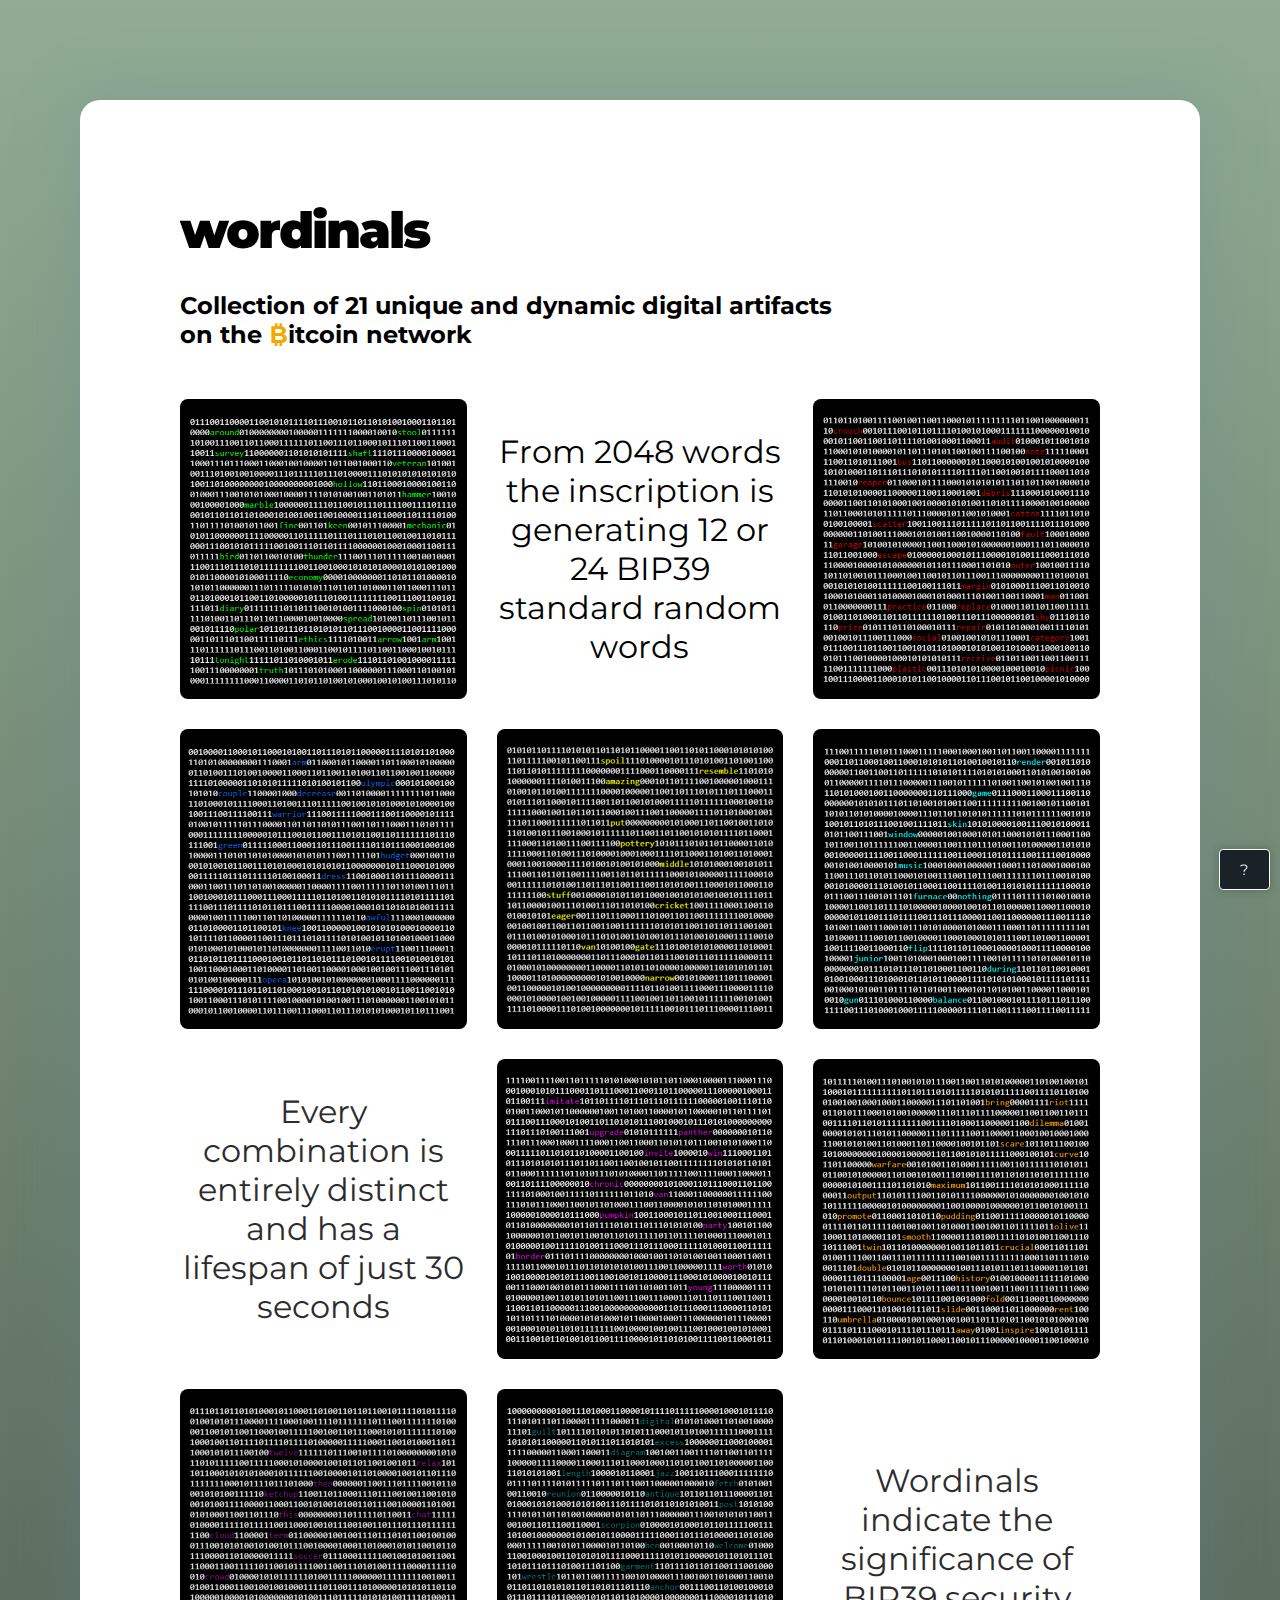
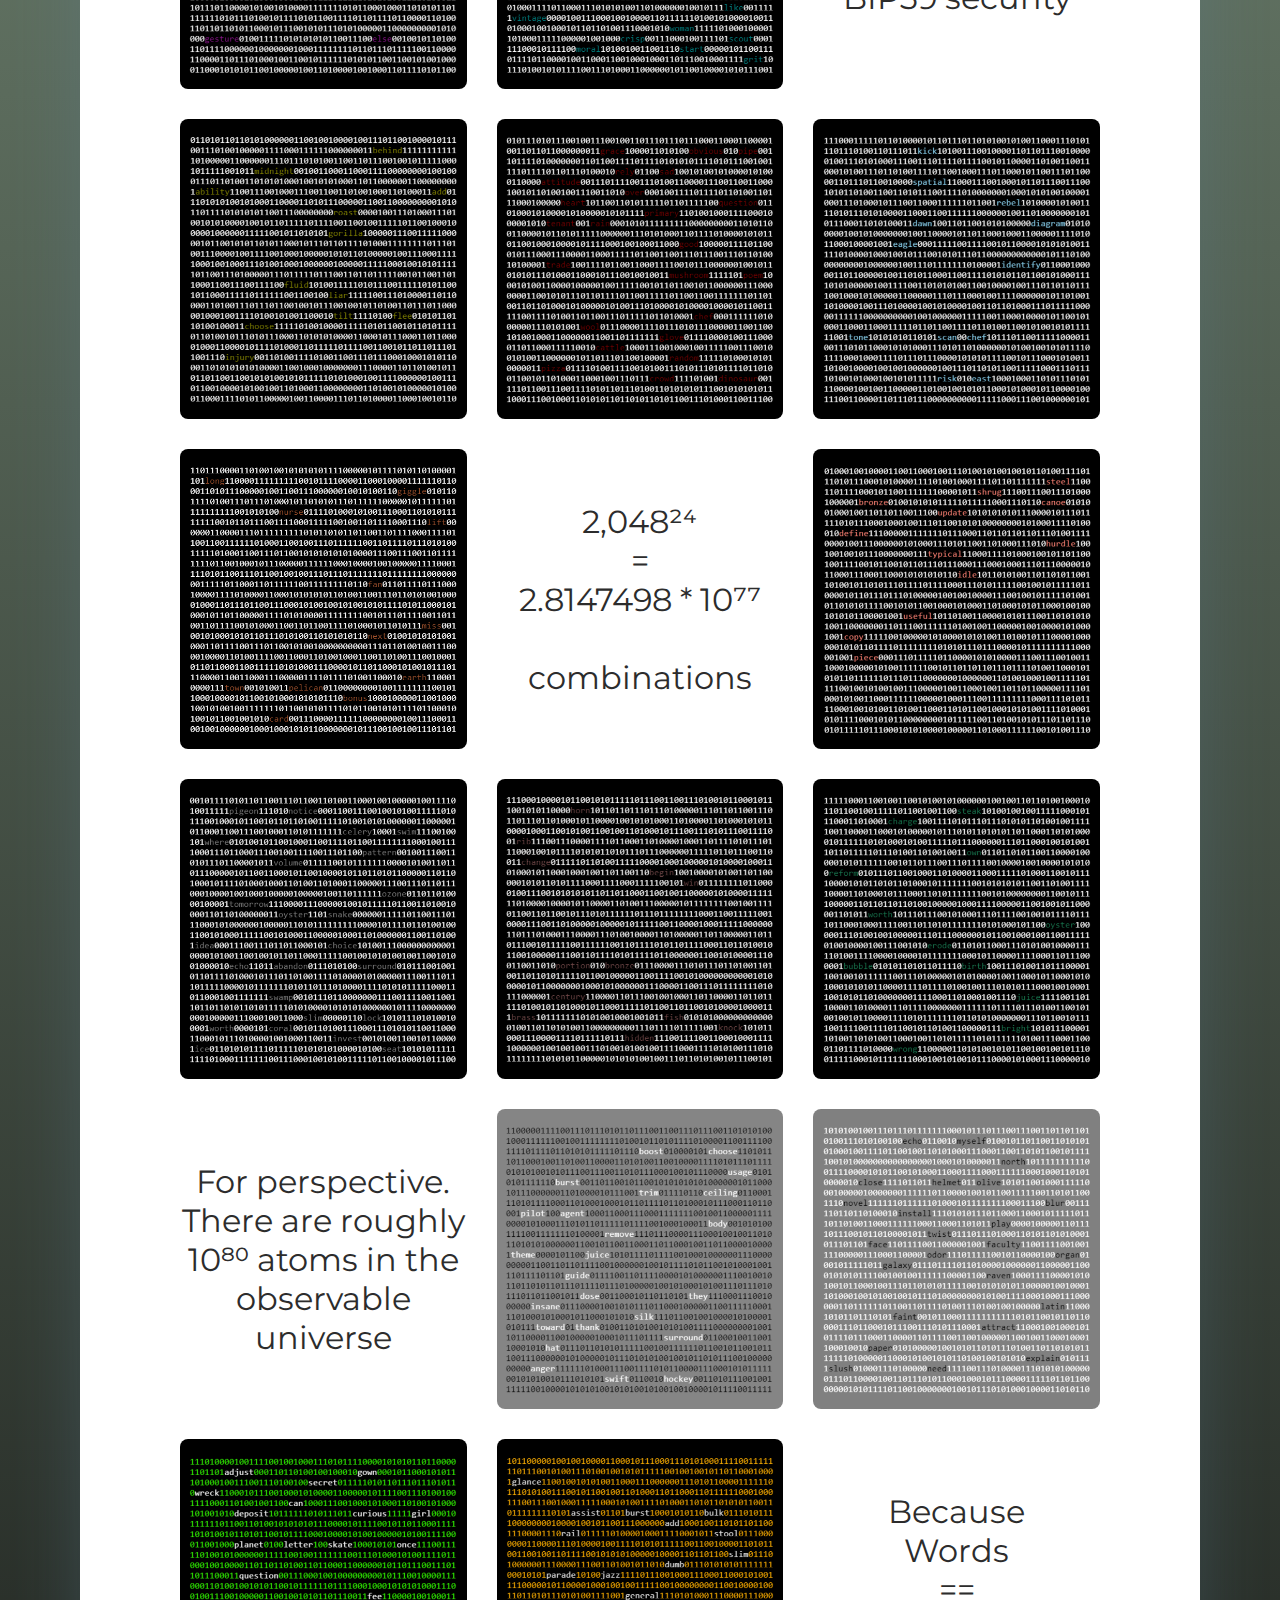
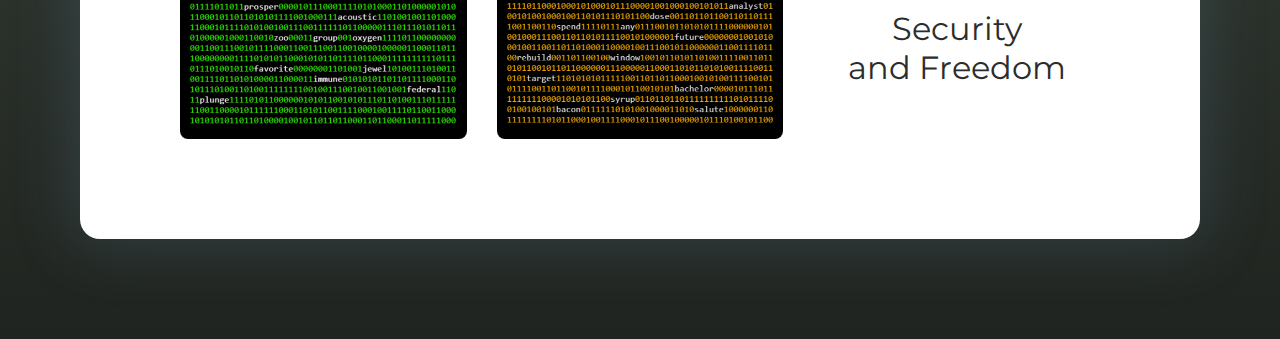
<file: index.html>
<!DOCTYPE html>
<html lang="en">

<head>
  <meta charset="UTF-8">
  <meta name="viewport" content="width=device-width, initial-scale=1.0">
  <title>wordinals</title>
  <link rel="icon" type="image/x-icon" href="icons/binary-code.png">
  <link rel="stylesheet" href="./style.css">
</head>

<body>
  <section>
    <div class="container">
      <div class="header">
        <h1 class="logo">wordinals</h1>
    </div>
        <div>
            <h2>Collection of 21 unique and dynamic digital artifacts <br> on the <a href="https://docs.ordinals.com/digital-artifacts.html" target="_blank" style="text-decoration:none"><span class="bitcoin" ><bold style="color: #F2A900;">₿</bold></span></a>itcoin network</h2>
        </div>
      <div class="gallery">
        <div class="item">
          <a href="https://ordinals.com/inscription/89fc86eaf1ae3c76ef20c8426b6c8c1d72542b9ba15cb0f30fcc87100a4d9c73i0" target="_blank">
            <img src="img/wordinal 02 green.png" title="inscription &#10   920383" alt="Bitcoin ordinal collection. An inscription as a bunch of digits shaped as square with BIP39 words randomly showed among them">
            <h3>#01 bright green</h3>
          </a>
        </div>
        <div class="sayIt">
              <a href="https://github.com/bitcoin/bips/blob/master/bip-0039/english.txt" target="_blank" style="text-decoration:none"><span class="zoomzoom"><p>From 2048 words the inscription is generating 12 or 24 BIP39 standard random words</p></span></a>
        </div>
        <div class="item">
            <a href="https://ordinals.com/inscription/eda855e9ad23d5be192c3b1c06d9c3df90839908e2256675f4025cd7755d93b7i0" target="_blank">
              <img src="img/wordinal 01 red.png" title="inscription &#10   920803" alt="Bitcoin ordinal collection. An inscription as a bunch of digits shaped as square with BIP39 words randomly showed among them">
              <h3>#02 red</h3>
            </a>
        </div>
        <div class="item">
          <a href="https://ordinals.com/inscription/87b8f4abc3024a1cb4bc1bc2492a0010dddfc0e9a871e8549e52fe00f0ca090ei0"target="_blank">
            <img src="img/wordinal 03 royal blue.png" title="inscription &#10   921302" alt="Bitcoin ordinal collection. An inscription as a bunch of digits shaped as square with BIP39 words randomly showed among them">
            <h3>#03 royal blue</h3>
          </a>
        </div>
        <div class="item">
          <a href="https://ordinals.com/inscription/bd5b42419d1b658dd9af9cc6435ceeedb917587997d99e71a12b48b2317381a0i0"target="_blank">
            <img src="img/wordinal 04 yellow.png" title="inscription &#10   925807" alt="Bitcoin ordinal collection. An inscription as a bunch of digits shaped as square with BIP39 words randomly showed among them">
            <h3>#04 yellow</h3>
          </a>
        </div>
        <div class="item">
          <a href="https://ordinals.com/inscription/5141b791bf409076d136e57e19343fd3e809b3fc936e9cd48f5f29872c544e78i0"target="_blank">
            <img src="img/wordinal 05 cyan.png" title="inscription &#10   927662" alt="Bitcoin ordinal collection. An inscription as a bunch of digits shaped as square with BIP39 words randomly showed among them">
            <h3>#05 cyan</h3>
          </a>
        </div>
        <div class="sayIt">
            <span class="zoomzoom"><p>Every combination is entirely distinct and has a lifespan of just 30 seconds</p></span>
      </div>
        <div class="item">
          <a href="https://ordinals.com/inscription/e94e4d86a4530101021d12203d6b112593f54c6d186502816051e1393df21425i0" target="_blank">
            <img src="img/wordinal 06 magenta.png" title="inscription &#10   928219" alt="Bitcoin ordinal collection. An inscription as a bunch of digits shaped as square with BIP39 words randomly showed among them">
            <h3>#06 magenta</h3>
          </a>
        </div>
        <div class="item">
          <a href="https://ordinals.com/inscription/6b2790fa34189918e2cd7c2084ff45738507ba5a077132f29eec38a7b7f3be66i0" target="_blank">
            <img src="img/wordinal 07 orange.png" title="inscription &#10   928510" alt="Bitcoin ordinal collection. An inscription as a bunch of digits shaped as square with BIP39 words randomly showed among them">
            <h3>#07 orange</h3>
          </a>
        </div>
        <div class="item">
          <a href="https://ordinals.com/inscription/0ba768dd1d8035cba7a70b7bcd0ec6845d35c5120c7d51d920706b3e877752f3i0" target="_blank">
            <img src="img/wordinal 08 fuchsia purple.png" title="inscription &#10   928793" alt="Bitcoin ordinal collection. An inscription as a bunch of digits shaped as square with BIP39 words randomly showed among them">
            <h3>#08 fuchsia purple</h3>
          </a>
        </div>
        <div class="item">
          <a href="https://ordinals.com/inscription/c263e5fbbfd1b1db562989fe3a6bf5633d8c11544732e6cbdf6ceb6b4a6e729ai0" target="_blank">
            <img src="img/wordinal 09 teal.png" title="inscription &#10   928930" alt="Bitcoin ordinal collection. An inscription as a bunch of digits shaped as square with BIP39 words randomly showed among them">
            <h3>#09 teal</h3>
          </a>
        </div>
        <div class="sayIt">
          <span class="zoomzoom"><p>Wordinals indicate the significance of BIP39 security</p></span>
    </div>
        <div class="item">
          <a href="https://ordinals.com/inscription/20e981677c53c4173b814f84dc7661506e440ce8b3fb0f09cae1e1e799e30d73i0" target="_blank">
            <img src="img/wordinal 10 olive.png" title="inscription &#10   929331" alt="Bitcoin ordinal collection. An inscription as a bunch of digits shaped as square with BIP39 words randomly showed among them">
            <h3>#10 olive</h3>
          </a>
        </div>
        <div class="item">
          <a href="https://ordinals.com/inscription/775e0c9dc88e851eaddc9d62e1fdb3febd22ca3fb12407d2b4ea28c1cccbb4a7i0" target="_blank">
            <img src="img/wordinal 11 maroon.png" title="inscription &#10   929493" alt="Bitcoin ordinal collection. An inscription as a bunch of digits shaped as square with BIP39 words randomly showed among them">
            <h3>#11 maroon</h3>
          </a>
        </div>
        <div class="item">
          <a href="https://ordinals.com/inscription/0ac991362fd2950d18b4c5cbde058732854ab0fd4d3f610c88d2cd9d72a151bfi0" target="_blank">
            <img src="img/wordinal 12 sky blue.png" title="inscription &#10   929955" alt="Bitcoin ordinal collection. An inscription as a bunch of digits shaped as square with BIP39 words randomly showed among them">
            <h3>#12 sky blue</h3>
          </a>
        </div>
        <div class="item">
          <a href="https://ordinals.com/inscription/dac66d4a591e21b63aed4dff365c1e49a89813e1187d84d3938f28670f665c07i0" target="_blank">
            <img src="img/wordinal 13 sienna.png" title="inscription &#10   930151" alt="Bitcoin ordinal collection. An inscription as a bunch of digits shaped as square with BIP39 words randomly showed among them">
            <h3>#13 sienna</h3>
          </a>
        </div>
        <div class="sayIt">
          <!-- https://symbl.cc/en/2077/ -->
          <span class="zoomzoom"><p>2,048&#178;&#8308; <br>=<br> 2.8147498 * 10&#8311;&#8311; <br><br> combinations</p></span>
    </div>
        <div class="item">
          <a href="https://ordinals.com/inscription/6753d5b1c7a5db705a01548ddf955b8d9a163e2b0f0b07ad0a693e959c07fdbai0" target="_blank">
            <img src="img/wordinal 14 salmon.png" title="inscription &#10   930342" alt="Bitcoin ordinal collection. An inscription as a bunch of digits shaped as square with BIP39 words randomly showed among them">
            <h3>#14 salmon</h3>
          </a>
        </div>
        <div class="item">
          <a href="https://ordinals.com/inscription/ac6137df8201076784ca00a5bd42a43166e5c7afa6ce301796c80b0798b38227i0" target="_blank">
            <img src="img/wordinal 15 gray.png" title="inscription &#10   930814" alt="Bitcoin ordinal collection. An inscription as a bunch of digits shaped as square with BIP39 words randomly showed among them">
            <h3>#15 gray</h3>
          </a>
        </div>
        <div class="item">
          <a href="https://ordinals.com/inscription/6fa1c593d27b1507c59ab9a7a90235fba48e6d1d6a8207f600ab99e57434b446i0" target="_blank">
            <img src="img/wordinal 16 brown.png" title="inscription &#10   931873" alt="Bitcoin ordinal collection. An inscription as a bunch of digits shaped as square with BIP39 words randomly showed among them">
            <h3>#16 brown</h3>
          </a>
        </div>
        <div class="item">
          <a href="https://ordinals.com/inscription/0c5a2926d4ca2dbbcccb567abf1ae54a2fdb2ca187156fcfa48c959352c9a655i0" target="_blank">
            <img src="img/wordinal 17 forest green.png" title="inscription &#10   937329" alt="Bitcoin ordinal collection. An inscription as a bunch of digits shaped as square with BIP39 words randomly showed among them">
            <h3>#17 forest green</h3>
          </a>
        </div>
        <div class="sayIt">
          <span class="zoomzoom"><p>For perspective.<br>There are roughly 10&#8312;&#8304; atoms in the observable universe</p></span>
    </div>
        <div class="item">
          <a href="https://ordinals.com/inscription/1809bc17337b920fb78c4c5d0f54369bbc4644b6085abfc0d08e8f3598857c14i0" target="_blank">
            <img src="img/wordinal 18 white 'n black.png" title="inscription &#10   959494" alt="Bitcoin ordinal collection. An inscription as a bunch of digits shaped as square with BIP39 words randomly showed among them">
            <h3>#18 white n' black</h3>
          </a>
        </div>
        <div class="item">
          <a href="https://ordinals.com/inscription/4284bd25aff1e07c5e50579aea4f7e737ffd000bbdbc955c41cd1c72caa6d12ei0" target="_blank">
            <img src="img/wordinal 19 black w grayBG.png" title="inscription &#10   961293" alt="Bitcoin ordinal collection. An inscription as a bunch of digits shaped as square with BIP39 words randomly showed among them">
            <h3>#19 black n' white</h3>
          </a>
        </div>
        <div class="item">
          <a href="https://ordinals.com/inscription/29aa86b3815bbb53c083c99e6ff8e14b32db76037632fcee7b70f4e6dda4bd68i0" target="_blank">
            <img src="img/wordinal 20 bright green.png" title="inscription &#10   962472" alt="Bitcoin ordinal collection. An inscription as a bunch of digits shaped as square with BIP39 words randomly showed among them">
            <h3>#20 green all-in</h3>
          </a>
        </div>
        <div class="item">
          <a href="https://ordinals.com/inscription/5564320592b764f3d7927aff12a614a32df897432044929d3e7c735d83cbdfafi0" target="_blank">
            <img src="img/wordinal 21 amber.png" title="inscription &#10   977240" alt="Bitcoin ordinal collection. An inscription as a bunch of digits shaped as square with BIP39 words randomly showed among them">
            <h3>#21 amber</h3>
          </a>
        </div>
        <div class="sayIt">
            <span class="zoomzoom"><p>Because <br> Words <br> == <br> Security <br> and Freedom</p></span>
      </div>
      </div>
    </div>
  </section>
</body>

</html>

<!-- *******************   -->
<!--  This Code is for only the floating card in right bottom corner -->
<!-- ********************  -->
<div class="float-text">
  <p>?</p>
</div>
<div class="float-card-info">
  <i class="gg-close-r"><b style="color: #008081;">&#x2715</b></i>
  <p>Want a peace of <span><bold style="color: #F2A900;">₿</bold></span>itcoin history?</p>
  <a href="https://openordex.org/collection?slug=wordinals" target="_blank" class="wtf link">OpenOrdex</a>
  <div class="icons">
    <a href="mailto:&#105;&#110;&#102;&#111;&#064;&#119;&#111;&#114;&#100;&#105;&#110;&#097;&#108;&#115;&#046;&#097;&#114;&#116;?subject=mail for wordinals creator" target="_blank"><img src="/icons/mail.png" class="email"></img></a>
    <a href="https://snort.social/p/npub1qvje00wrzf4z7vlger4fpjdjuzl6sk32ygh6wu9a9u958kkv77nshq23zc" target="_blank"><img src="/icons/ostrich.png" class="nostr"></img></a>
    <a href="https://twitter.com/w_ordinals" target="_blank"><img src="/icons/twitter.png" class="twitter"></img></a>
  </div>

  <script>
    // *********************
// This Code is for only the floating card in right bottom corner
// **********************

const touchButton = document.querySelector(".float-text");
const card = document.querySelector(".float-card-info");
const close = document.querySelector(".gg-close-r");

touchButton.addEventListener("click", moveCard);
close.addEventListener("click", moveCard);

function moveCard() {
  card.classList.toggle("active");
}

  </script>

</div>
</file>
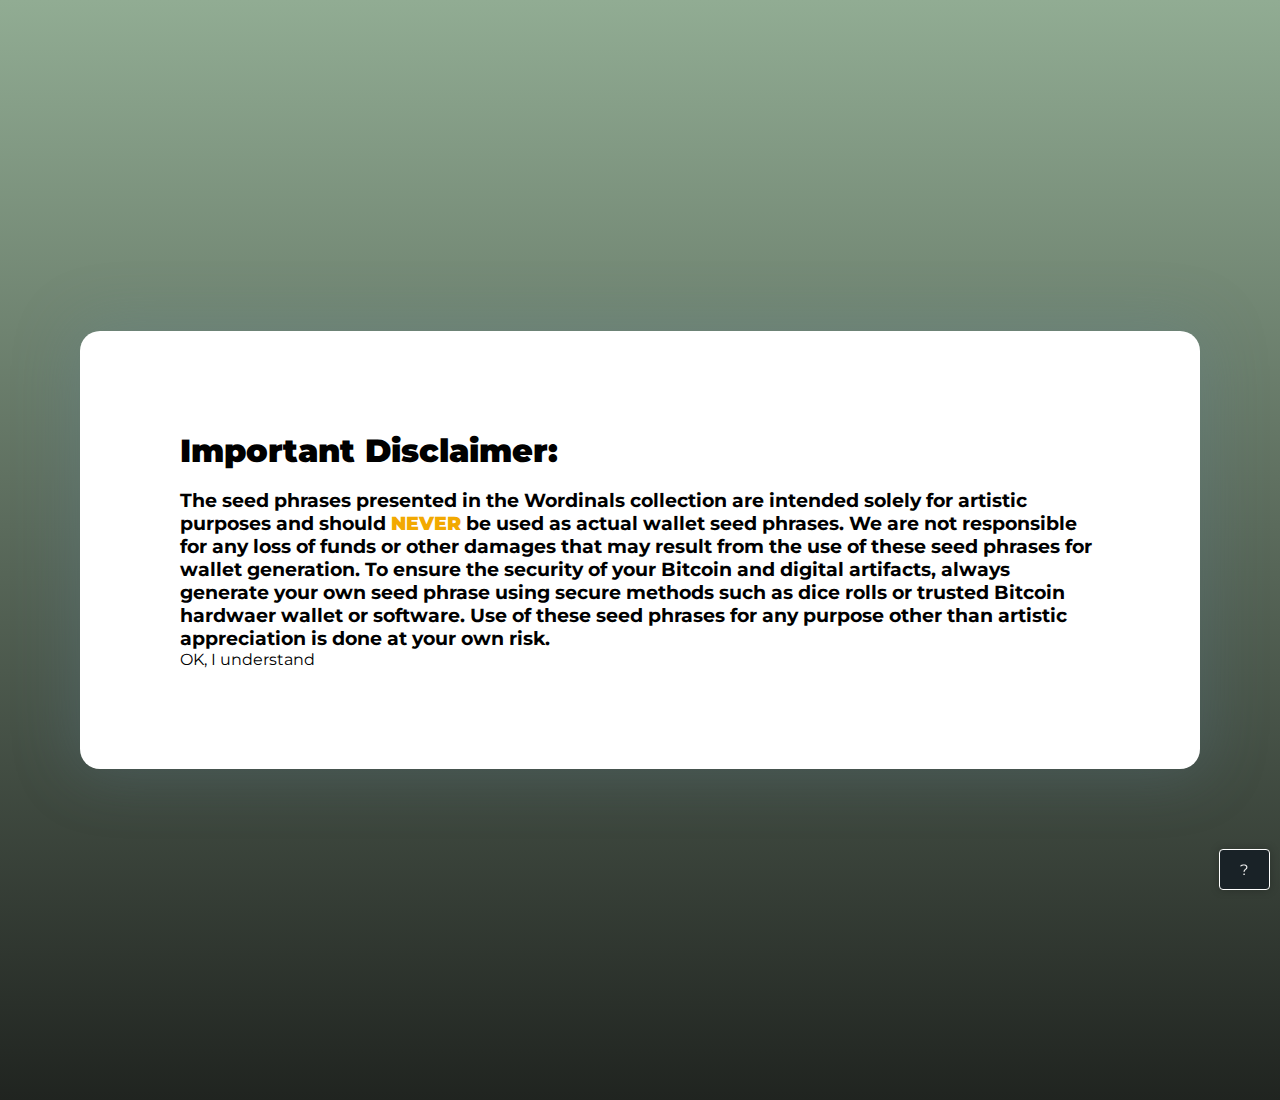
<file: disclaimer.html>
<!DOCTYPE html>
<html lang="en">

<head>
  <meta charset="UTF-8">
  <meta name="viewport" content="width=device-width, initial-scale=1.0">
  <title>wordinals</title>
  <link rel="icon" type="image/x-icon" href="icons/binary-code.png">
  <link rel="stylesheet" href="style.css">
</head>

<body>
  <section>
    <div class="container">
        <h1><strong>Important Disclaimer:</strong></h1>
        <br>
        <h3>
            The seed phrases presented in the Wordinals collection are intended solely 
            for artistic purposes and should <strong style="color: #F2A900;">NEVER</strong> be used as actual wallet seed phrases. 
            We are not responsible for any loss of funds or other damages that may result from the use of these seed phrases for wallet generation. 
            To ensure the security of your Bitcoin and digital artifacts, always generate your own seed phrase using secure methods such 
            as dice rolls or trusted Bitcoin hardwaer wallet or software. Use of these seed phrases for 
            any purpose other than artistic appreciation is done at your own risk.
        </h3>
        <div class="button-container">
            <a href="index.html" class="centered-button">OK, I understand</a>
        </div>
    </div>
  </section>
</body>

</html>

<!-- *******************   -->
<!--  This Code is for only the floating card in right bottom corner -->
<!-- ********************  -->
<div class="float-text">
  <p>?</p>
</div>
<div class="float-card-info">
  <i class="gg-close-r"><b style="color: #008081;">&#x2715</b></i>
  <p>Want a peace of <span><bold style="color: #F2A900;">₿</bold></span>itcoin history?</p>
  <a href="#" target="_blank" class="wtf link">ME soon...</a>
  <div class="icons">
    <a href="mailto:&#105;&#110;&#102;&#111;&#064;&#119;&#111;&#114;&#100;&#105;&#110;&#097;&#108;&#115;&#046;&#097;&#114;&#116;?subject=mail for wordinals creator" target="_blank"><img src="/icons/mail.png" class="email"></img></a>
    <a href="https://nosta.me/npub1qvje00wrzf4z7vlger4fpjdjuzl6sk32ygh6wu9a9u958kkv77nshq23zc" target="_blank"><img src="/icons/ostrich.png" class="nostr"></img></a>
    <a href="https://twitter.com/w_ordinals" target="_blank"><img src="/icons/twitter.png" class="twitter"></img></a>
    <a href="#" target="_blank"><img src="/icons/warning.png" class="warning"></img></a>
  </div>

  <script>
    // *********************
// This Code is for only the floating card in right bottom corner
// **********************

const touchButton = document.querySelector(".float-text");
const card = document.querySelector(".float-card-info");
const close = document.querySelector(".gg-close-r");

touchButton.addEventListener("click", moveCard);
close.addEventListener("click", moveCard);

function moveCard() {
  card.classList.toggle("active");
}

  </script>

</div>
</file>
<file: style.css>
/*the original code at https://codepen.io/Web_Cifar/pen/wvMbwdj */
@import url("https://fonts.googleapis.com/css2?family=Montserrat:wght@300;900&display=swap");
* {
  margin: 0;
  padding: 0;
  box-sizing: border-box;
}
html {
  font-family: "Montserrat", sans-serif;
  font-size: 100%;
}
body {
  background-image: linear-gradient(rgb(145, 172, 147), rgb(32, 36, 32));
}
img {
  width: 100%;
  height: 100%;
  object-fit: cover;
}
section {
  min-height: 100vh;
  width: 100%;
  display: flex;
  align-items: center;
  justify-content: center;
  margin: 100px 0;
}
.container {
  background-color: white;
  width: 90%;
  max-width: 900px;
  margin: 0 auto;
  box-shadow: 0px 0px 61px 7px #5e849c40;
  padding: 50px 20px;
  border-radius: 20px;
}
.header {
  display: flex;
  flex-direction: column;
  align-items: center;
}
.header h1 {
  font-size: 45px;
  font-weight: 900;
  letter-spacing: -2px;
  margin-bottom: 30px;
}
.header h2 {
    padding-top: 5%;
    text-align: center;
  font-size: 20px;
  font-weight: 400;
  letter-spacing: -1px;
}
.gallery {
  width: 100%;
  display: grid;
  grid-template-columns: repeat(auto-fit, minmax(250px, 1fr));
  margin-top: 50px;
  grid-gap: 20px;
}
.item {
  width: 100%;
  height: 300px;
  position: relative;
  overflow: hidden;
  border-radius: 8px;
  transition: 0.3s ease box-shadow;
}

.item:hover {
  box-shadow: 0px 0px 20px 3px #00000042;
}
.item:nth-last-child(1) {
  margin-bottom: 0;
}
.item h3 {
  width: 100%;
  padding: 20px;
  position: absolute;
  background-color: #222222a9;
  color: aliceblue;
  bottom: -70px;
  font-weight: 300;
  transition: 0.5s ease-in-out bottom;
}
.item:hover h3 {
  bottom: 0;
}

  a:link {
    color: rgb(0, 0, 0);
    background-color: transparent;
    text-decoration: none;
  }
  
  a:visited {
    color: rgb(0, 0, 0);
    background-color: transparent;
    text-decoration: none;
  }
  
  a:hover {
    color: rgb(0, 0, 0);
    background-color: transparent;
    text-decoration: underline;
  }


@media only screen and (min-width: 1120px) {
  .container {
    max-width: 1120px;
    padding: 100px;
  }
  .header {
    flex-direction: row;
    justify-content: space-between;
  }
  .header h1 {
    font-size: 50px;
  }
  .header h2 {
    font-weight: 400;
    font-size: 50px;
  }
  .header input {
    font-size: 24px;
  }
  .header ion-icon {
    font-size: 24px;
  }
  .gallery {
    grid-gap: 30px;
  }
}




/* SayIt */

.sayIt {
    position: relative;
    top: 0;
    left: 0;
    width: 100%;
    height: 100%;
    display: flex;
    flex-direction: column;
    align-items: center;
    justify-content: center;
    text-align: center;
    color: #2c2c2c;
    font-size: 2em;
}
.zoomzoom:hover {
    display: inline-block;
    animation: zoomzoom 5s alternate;
  }
  
  @keyframes zoomzoom {
    0% {
      transform: scale(1);
    }
    50% {
      transform: scale(1.05);
    }
    100% {
      transform: scale(1);
    }
  }
  
  .bitcoin:hover {
    display: inline-block;
    animation: bitcoin-zoom 3s alternate;
  }
  
  @keyframes bitcoin-zoom {
    0% {
      transform: scale(1);
    }
    50% {
      transform: scale(4);
    }
    100% {
      transform: scale(1);
    }
  }

/* ********************* */
/* This Code is for only the floating card in right bottom corner */
/* ********************** */

* {
  box-sizing: border-box;
}
body {
  overflow-x: hidden;
}
.float-text {
  display: inline-block;
  position: fixed;
  right: 10px;
  bottom: 10px;
  width: fit-content;
  background-color: #192227;
  color: whitesmoke;
  font-family: "Montserrat";
  text-transform: capitalize;
  font-size: 15px;
  padding: 10px 20px;
  border-radius: 4px;
  box-shadow: 0px 0px 10px rgba(0, 0, 0, 0.226);
  cursor: pointer;
  border: 1px solid white;
}
.float-card-info {
  width: 300px;
  position: fixed;
  background-color: #263238;
  border: 2px solid white;
  overflow: hidden;
  bottom: 5px;
  right: -100%;
  padding: 30px;
  border-radius: 8px;
  transition: 0.5s ease-in-out right;
}
.float-card-info p {
  color: white;
  font-size: 20px;
  font-family: "Montserrat";
  /* text-transform: capitalize; */
  width: 100%;
  font-weight: 500;
  text-align: center;
  margin-bottom: 20px;
}
.float-card-info .icons {
  width: 120px;
  margin: 0 auto;
  display: flex;
  align-items: center;
  justify-content: space-between;
  flex-direction: row;
  margin-top: 20px;
  font-size: larger;
}
.float-card-info .icons a {
  display: inline-block;
  cursor: pointer;
  color: whitesmoke;
}
.float-card-info .icons a:hover {
  color: rgb(127, 127, 129);
}
.float-card-info .link {
  width: 100%;
  display: block;
  text-decoration: none;
  color: whitesmoke;
  font-family: "Montserrat";
  font-size: 14px;
  text-align: center;
  margin-top: 5px;
}
.gg-close-r {
  position: absolute;
  top: 10px;
  right: 10px;
  cursor: pointer;
}
.float-card-info.active {
  right: 5px;
  bottom: 5px;
}

.float-card-info .wtf {
  background-color: #008081;
  /* text-transform: uppercase; */
  letter-spacing: 0.5px;
  font-size: 18px;
  border-radius: 6px;
  width: fit-content;
  margin: 0 auto;
  padding: 10px 20px;
  margin-top: 20px;
}

@media only screen and (max-width: 600px) {
    .float-text {
        display: inline-block;
        position: fixed;
        right: 10px;
        bottom: 7%;
        width: fit-content;
        background-color: #192227;
        color: whitesmoke;
        font-family: "Montserrat";
        text-transform: capitalize;
        font-size: 15px;
        padding: 10px 20px;
        border-radius: 4px;
        box-shadow: 0px 0px 10px rgba(0, 0, 0, 0.226);
        cursor: pointer;
        border: 1px solid white;
      }
      .float-card-info {
        width: 300px;
        position: fixed;
        background-color: #263238;
        border: 2px solid white;
        overflow: hidden;
        bottom: 5px;
        right: -100%;
        padding: 30px;
        border-radius: 8px;
        transition: 0.5s ease-in-out right;
      }
      .float-card-info p {
        color: white;
        font-size: 20px;
        font-family: "Montserrat";
        /* text-transform: capitalize; */
        width: 100%;
        font-weight: 500;
        text-align: center;
        margin-bottom: 20px;
      }
      .float-card-info .icons {
        width: 120px;
        margin: 0 auto;
        display: flex;
        align-items: center;
        justify-content: space-between;
        flex-direction: row;
        margin-top: 20px;
      }
      .float-card-info .icons a {
        display: inline-block;
        cursor: pointer;
        color: whitesmoke;
      }
      .float-card-info .icons a:hover {
        color: rgb(127, 127, 129);
      }
      .float-card-info .link {
        width: 100%;
        display: block;
        text-decoration: none;
        color: whitesmoke;
        font-family: "Montserrat";
        font-size: 14px;
        text-align: center;
        margin-top: 5px;
      }
      .gg-close-r b {
        position: absolute;
        top: 10px;
        right: 10px;
        cursor: pointer;
      }
      .float-card-info.active {
        margin-left: 50%;
        margin-bottom: 50%;
      }
      
      .float-card-info .wtf {
        background-color: #3a7050;
        /* text-transform: uppercase; */
        letter-spacing: 0.5px;
        font-size: 18px;
        border-radius: 6px;
        width: fit-content;
        margin: 0 auto;
        padding: 10px 20px;
        margin-top: 20px;
      }
  }
</file>
